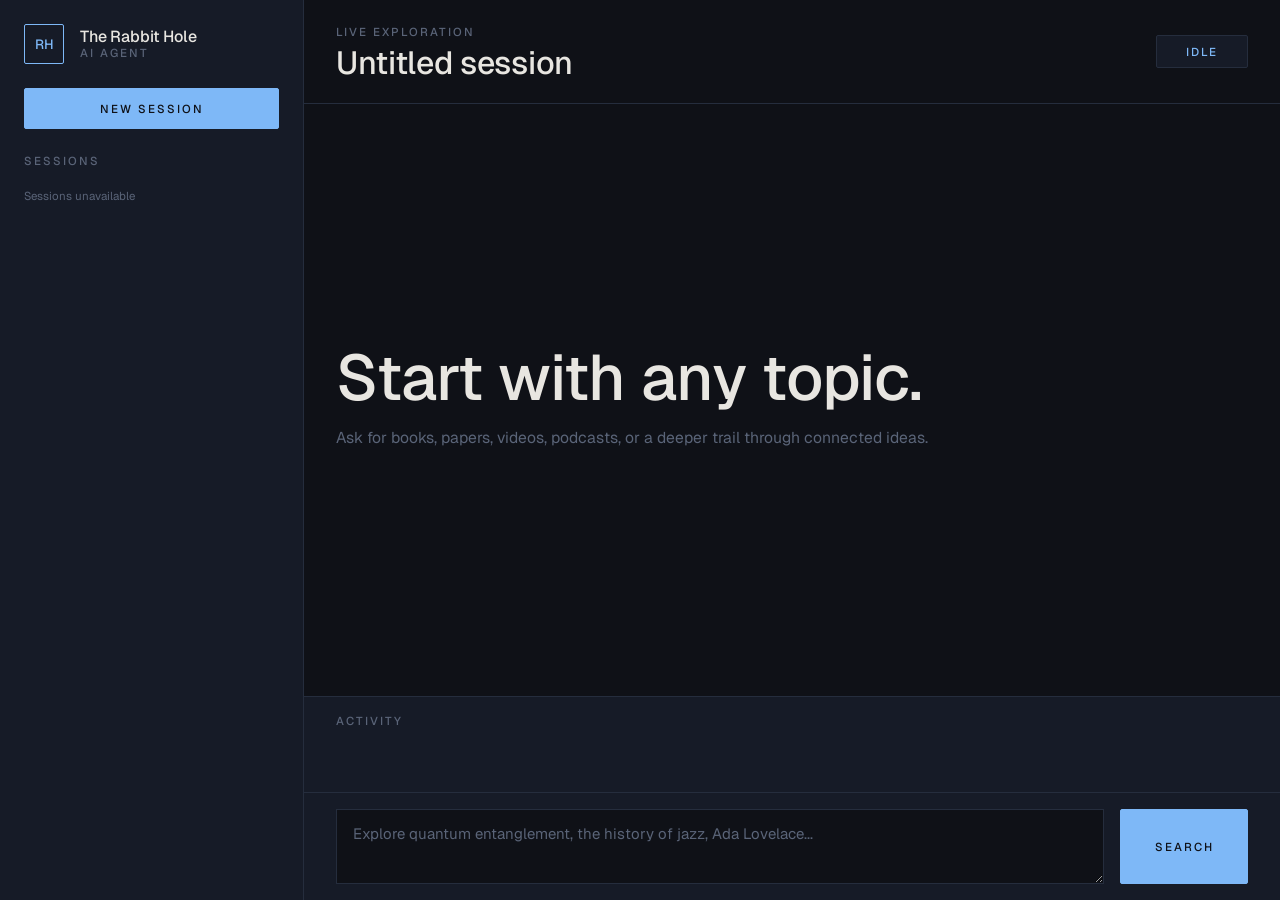
<file: frontend/index.html>
<!doctype html>
<html lang="en">
  <head>
    <meta charset="utf-8" />
    <meta name="viewport" content="width=device-width, initial-scale=1" />
    <title>The Rabbit Hole</title>
    <link rel="preconnect" href="https://fonts.googleapis.com" />
    <link rel="preconnect" href="https://fonts.gstatic.com" crossorigin />
    <link
      href="https://fonts.googleapis.com/css2?family=Geist:wght@400;500&family=Source+Serif+4:wght@400;500&display=swap"
      rel="stylesheet"
    />
    <link rel="stylesheet" href="./styles.css" />
  </head>
  <body>
    <main class="app-shell" id="appShell">
      <aside class="sidebar" aria-label="Sessions">
        <div class="brand">
          <div class="brand-mark">RH</div>
          <div>
            <h1>The Rabbit Hole</h1>
            <p>AI agent</p>
          </div>
        </div>

        <button class="new-session-button" id="newSessionButton" type="button">
          New session
        </button>

        <div class="sidebar-section">
          <div class="section-label">Sessions</div>
          <div class="session-list" id="sessionList"></div>
        </div>
      </aside>

      <section class="workspace" aria-label="Explorer">
        <header class="topbar">
          <div class="topbar-title">
            <div class="eyebrow">Live exploration</div>
            <h2 id="sessionTitle">Untitled session</h2>
          </div>
          <div class="topbar-actions">
            <div class="connection-pill" id="connectionStatus">Idle</div>
            <button
              class="mobile-icon-button"
              id="mobileNewSessionButton"
              type="button"
              aria-label="New session"
            >
              +
            </button>
            <button
              class="mobile-icon-button menu-button"
              id="sessionMenuButton"
              type="button"
              aria-label="Open sessions"
              aria-expanded="false"
            >
              <span></span>
              <span></span>
              <span></span>
            </button>
          </div>
        </header>

        <section class="response-panel" id="responsePanel">
          <div class="empty-state" id="emptyState">
            <h3>Start with any topic.</h3>
            <p>Ask for books, papers, videos, podcasts, or a deeper trail through connected ideas.</p>
          </div>

          <div class="chat-thread" id="chatThread"></div>
          <section class="sources" id="sources"></section>
        </section>

        <section class="activity-panel" aria-label="Tool activity">
          <div class="section-label">Activity</div>
          <div class="activity-list" id="activityList"></div>
        </section>

        <form class="composer" id="exploreForm">
          <textarea
            id="queryInput"
            rows="2"
            placeholder="Explore quantum entanglement, the history of jazz, Ada Lovelace..."
            autocomplete="off"
          ></textarea>
          <button id="submitButton" type="submit">Search</button>
        </form>
      </section>
      <button class="sidebar-backdrop" id="sidebarBackdrop" type="button" aria-label="Close sessions"></button>
    </main>

    <script src="./config.js"></script>
    <script src="./app.js"></script>
  </body>
</html>
</file>
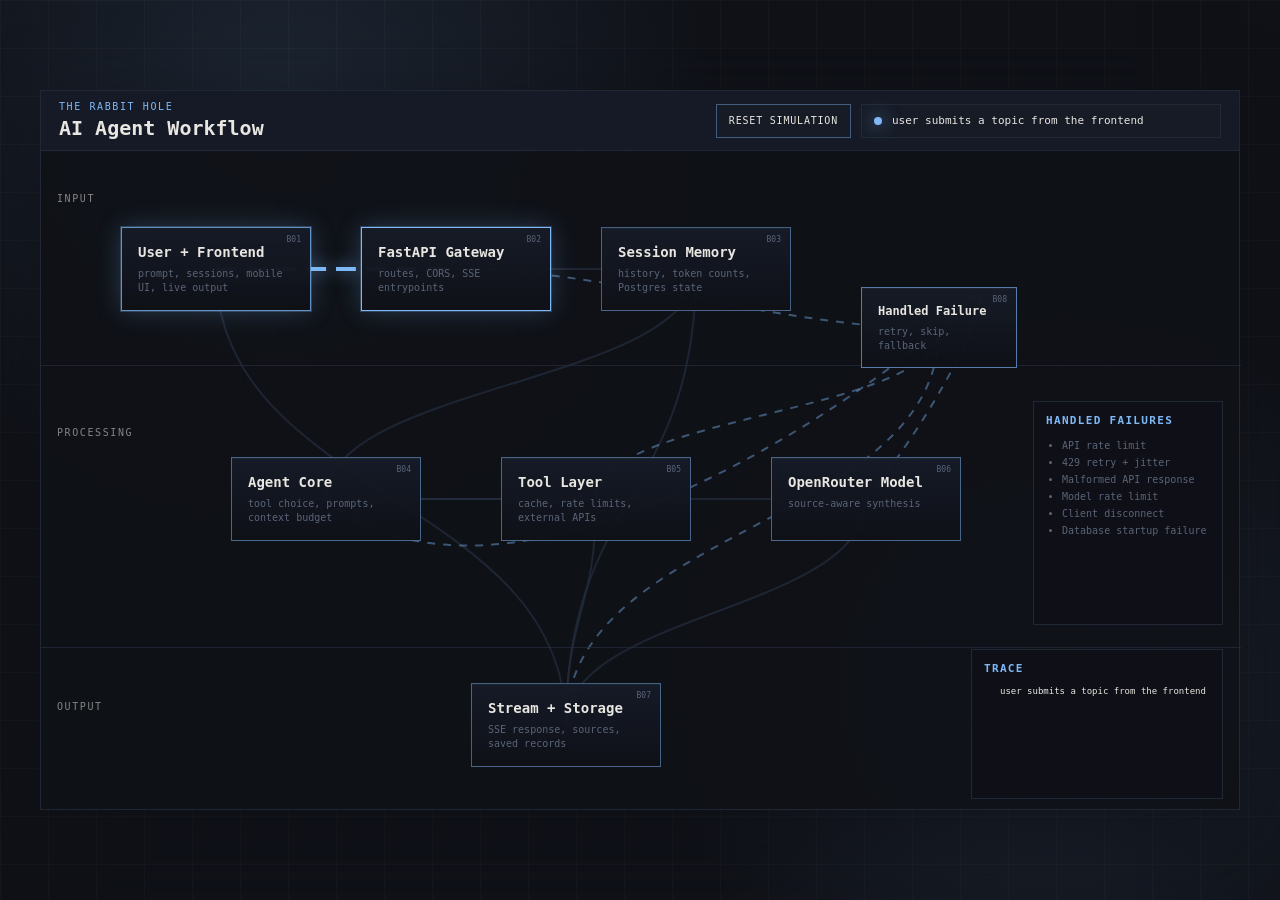
<file: docs/workflow.html>
<!DOCTYPE html>
<html lang="en">
  <head>
    <meta charset="UTF-8" />
    <meta name="viewport" content="width=device-width, initial-scale=1.0" />
    <title>The Rabbit Hole Workflow</title>
    <link rel="stylesheet" href="./workflow.css" />
  </head>
  <body>
    <main class="viewport">
      <section class="diagram-shell" id="diagramShell" aria-label="The Rabbit Hole technical workflow">
        <header class="diagram-header">
          <div>
            <p class="eyebrow">The Rabbit Hole</p>
            <h1>AI Agent Workflow</h1>
          </div>
          <div class="header-controls">
            <button class="reset-button" id="resetButton" type="button">Reset simulation</button>
            <div class="status-panel">
              <span class="status-dot"></span>
              <span id="statusText">initializing workflow trace</span>
            </div>
          </div>
        </header>

        <div class="board" id="board">
          <svg class="connections" id="connections" viewBox="0 0 1200 660" aria-hidden="true"></svg>
          <div class="lane-label lane-input">input</div>
          <div class="lane-label lane-core">processing</div>
          <div class="lane-label lane-output">output</div>
          <div id="nodes"></div>
          <aside class="error-rail">
            <h2>handled failures</h2>
            <ul>
              <li>API rate limit</li>
              <li>429 retry + jitter</li>
              <li>Malformed API response</li>
              <li>Model rate limit</li>
              <li>Client disconnect</li>
              <li>Database startup failure</li>
            </ul>
          </aside>
          <aside class="trace-panel">
            <h2>trace</h2>
            <ol id="traceList"></ol>
          </aside>
        </div>
      </section>
    </main>

    <script src="./workflow.js"></script>
  </body>
</html>
</file>
<file: frontend/styles.css>
:root {
  --bg: #0f1117;
  --surface: #161b27;
  --border: #252d3d;
  --text: #e8e6e1;
  --muted: #5a6478;
  --accent: #7eb8f7;
  --sidebar: var(--surface);
  --surface-soft: var(--surface);
  --border-strong: var(--border);
  --accent-ink: var(--bg);
  --muted-strong: var(--text);
  --danger: var(--accent);
  --selection: color-mix(in srgb, var(--accent) 20%, transparent);
  --radius: 4px;
  --radius-tight: 2px;
  --space-1: 8px;
  --space-2: 16px;
  --space-3: 24px;
  --space-4: 32px;
  --space-6: 48px;
  color-scheme: dark;
}

* {
  box-sizing: border-box;
}

html,
body {
  height: 100%;
  min-height: 100%;
  overflow: hidden;
}

body {
  margin: 0;
  background: var(--bg);
  color: var(--text);
  font-family: "Geist", sans-serif;
  font-size: 15px;
  font-weight: 400;
  letter-spacing: 0;
}

::selection {
  background: var(--selection);
  color: var(--text);
}

* {
  scrollbar-color: var(--border) var(--bg);
}

*::-webkit-scrollbar {
  width: 10px;
  height: 10px;
}

*::-webkit-scrollbar-track {
  background: var(--bg);
}

*::-webkit-scrollbar-thumb {
  background: var(--border);
}

button,
textarea {
  font: inherit;
}

button {
  cursor: pointer;
}

h1,
h2,
h3,
h4,
p {
  margin: 0;
}

h1,
h2,
h3,
h4 {
  font-weight: 500;
  letter-spacing: -0.01em;
}

strong {
  font-weight: 500;
}

.app-shell {
  display: grid;
  grid-template-columns: 304px minmax(0, 1fr);
  height: 100vh;
  height: 100dvh;
  overflow: hidden;
  background: var(--bg);
}

.sidebar {
  display: flex;
  flex-direction: column;
  gap: var(--space-3);
  min-height: 0;
  padding: var(--space-3);
  border-right: 1px solid var(--border);
  background: var(--sidebar);
}

.brand {
  display: flex;
  align-items: center;
  gap: var(--space-2);
}

.brand-mark {
  display: grid;
  place-items: center;
  width: 40px;
  height: 40px;
  border: 1px solid var(--accent);
  border-radius: var(--radius-tight);
  background: var(--surface);
  color: var(--accent);
  font-size: 0.84rem;
  font-weight: 500;
}

.brand h1,
.topbar h2,
.empty-state h3 {
  font-family: "Geist", sans-serif;
  font-weight: 500;
  letter-spacing: -0.01em;
}

.brand h1 {
  font-size: 1rem;
  line-height: 1.1;
}

.brand p,
.eyebrow,
.section-label,
.message-label,
.source-tag,
.activity-tag,
.new-session-button,
.composer button,
.connection-pill {
  font-size: 0.72rem;
  font-weight: 500;
  text-transform: uppercase;
  letter-spacing: 2px;
}

.brand p,
.eyebrow,
.section-label {
  color: var(--muted);
}

.new-session-button,
.composer button {
  border: 1px solid var(--accent);
  border-radius: var(--radius-tight);
  background: var(--accent);
  color: var(--accent-ink);
  transition:
    background 140ms ease,
    border-color 140ms ease,
    color 140ms ease;
}

.new-session-button {
  width: 100%;
  padding: 12px var(--space-2);
}

.new-session-button:hover,
.composer button:hover {
  background: var(--bg);
  color: var(--accent);
}

.new-session-button:disabled,
.composer button:disabled {
  cursor: not-allowed;
  opacity: 0.54;
}

.sidebar-section {
  display: flex;
  min-height: 0;
  flex: 1;
  flex-direction: column;
  gap: var(--space-2);
}

.session-list {
  display: flex;
  min-height: 0;
  flex: 1;
  flex-direction: column;
  gap: var(--space-1);
  overflow-y: auto;
  padding-right: 2px;
}

.session-item {
  display: grid;
  grid-template-columns: minmax(0, 1fr) 32px;
  align-items: center;
  gap: var(--space-1);
  width: 100%;
  border: 1px solid var(--border);
  border-radius: var(--radius);
  background: var(--surface);
  color: var(--muted-strong);
  padding: var(--space-1);
}

.session-item:hover,
.session-item.active {
  border-color: var(--accent);
  color: var(--text);
}

.session-open {
  min-width: 0;
  border: 0;
  background: none;
  color: inherit;
  padding: 0;
  text-align: left;
}

.session-delete {
  display: grid;
  place-items: center;
  width: 30px;
  height: 30px;
  border: 1px solid var(--border);
  border-radius: var(--radius-tight);
  background: var(--surface-soft);
  color: var(--danger);
  font-size: 1rem;
  line-height: 1;
}

.trash-icon {
  position: relative;
  width: 13px;
  height: 15px;
  border: 2px solid currentColor;
  border-top: 0;
  border-radius: 0 0 var(--radius-tight) var(--radius-tight);
}

.trash-icon::before {
  position: absolute;
  top: -5px;
  left: -3px;
  width: 15px;
  height: 2px;
  background: currentColor;
  content: "";
}

.trash-icon::after {
  position: absolute;
  top: -8px;
  left: 3px;
  width: 5px;
  height: 3px;
  border: 2px solid currentColor;
  border-bottom: 0;
  border-radius: var(--radius-tight) var(--radius-tight) 0 0;
  content: "";
}

.session-delete:hover {
  border-color: var(--danger);
}

.session-name {
  overflow: hidden;
  text-overflow: ellipsis;
  white-space: nowrap;
  font-size: 0.86rem;
  font-weight: 500;
}

.session-meta {
  margin-top: 4px;
  color: var(--muted);
  font-size: 0.72rem;
}

.workspace {
  display: grid;
  grid-template-rows: auto minmax(0, 1fr) auto auto;
  min-width: 0;
  min-height: 0;
  height: 100%;
  background: var(--bg);
}

.topbar {
  display: flex;
  align-items: center;
  justify-content: space-between;
  gap: var(--space-2);
  min-height: 88px;
  padding: var(--space-3) var(--space-4);
  border-bottom: 1px solid var(--border);
}

.topbar-title {
  min-width: 0;
}

.topbar h2 {
  margin-top: var(--space-1);
  font-size: clamp(1.4rem, 2.5vw, 2.35rem);
  line-height: 1;
}

.topbar-actions {
  display: flex;
  align-items: center;
  gap: var(--space-1);
}

.connection-pill {
  min-width: 92px;
  border: 1px solid var(--border);
  border-radius: var(--radius-tight);
  padding: var(--space-1) 12px;
  background: var(--surface);
  color: var(--accent);
  text-align: center;
}

.mobile-icon-button,
.sidebar-backdrop {
  display: none;
}

.mobile-icon-button {
  place-items: center;
  width: 38px;
  height: 38px;
  border: 1px solid var(--border);
  border-radius: var(--radius-tight);
  background: var(--surface);
  color: var(--accent);
  font-size: 1.25rem;
  line-height: 1;
}

.menu-button {
  gap: 4px;
}

.menu-button span {
  display: block;
  width: 15px;
  height: 1px;
  background: currentColor;
}

.connection-pill.busy {
  border-color: var(--accent);
}

.connection-pill.error {
  border-color: var(--danger);
  color: var(--danger);
}

.response-panel,
.activity-panel,
.composer {
  border: 0;
  border-radius: 0;
  background: var(--bg);
}

.response-panel {
  display: flex;
  flex-direction: column;
  gap: var(--space-3);
  min-height: 0;
  overflow-y: auto;
  padding: var(--space-4);
  scroll-behavior: smooth;
}

.empty-state {
  display: grid;
  min-height: 100%;
  align-content: center;
  gap: var(--space-2);
  color: var(--muted-strong);
}

.empty-state h3 {
  color: var(--text);
  font-size: clamp(2rem, 5vw, 4.5rem);
  line-height: 0.95;
}

.empty-state p {
  max-width: 680px;
  color: var(--muted);
  font-size: 0.98rem;
  line-height: 1.65;
}

.chat-thread {
  display: flex;
  flex-direction: column;
  gap: var(--space-4);
  width: min(960px, 100%);
  margin: 0 auto;
}

.chat-message {
  width: 100%;
}

.chat-message.user {
  display: flex;
  flex-direction: column;
  align-items: flex-end;
}

.chat-message.assistant {
  display: block;
  border-top: 1px solid var(--border);
  padding-top: var(--space-3);
}

.message-label {
  margin-bottom: var(--space-1);
  color: var(--muted);
}

.chat-message.user .message-label {
  color: var(--accent);
}

.message-body {
  color: var(--text);
  font-family: "Source Serif 4", serif;
  font-size: 0.98rem;
  font-weight: 400;
  letter-spacing: 0;
  line-height: 1.75;
}

.chat-message.user .message-body {
  max-width: min(760px, 88%);
  border: 1px solid var(--border);
  border-left: 3px solid var(--accent);
  border-radius: var(--radius-tight);
  background: var(--surface);
  color: var(--text);
  padding: 12px var(--space-2);
  line-height: 1.75;
}

.message-body:empty {
  display: none;
}

.message-body.thinking {
  display: inline-flex;
  align-items: center;
  min-height: 40px;
  border: 1px solid var(--border);
  border-radius: var(--radius-tight);
  background: var(--surface);
  padding: 10px 12px;
  color: var(--muted-strong);
}

.thinking-indicator {
  display: inline-flex;
  align-items: center;
  gap: var(--space-1);
  font-family: "Geist", sans-serif;
  font-size: 0.88rem;
  font-weight: 500;
}

.thinking-indicator::after {
  width: 8px;
  color: var(--accent);
  content: "_";
  animation: cursorBlink 1s steps(1) infinite;
}

.thinking-dots {
  display: inline-flex;
  align-items: center;
  gap: 4px;
}

.thinking-dots span {
  width: 5px;
  height: 5px;
  border-radius: var(--radius-tight);
  background: var(--accent);
  animation: thinkingPulse 1s ease-in-out infinite;
  opacity: 0.3;
}

.thinking-dots span:nth-child(2) {
  animation-delay: 140ms;
}

.thinking-dots span:nth-child(3) {
  animation-delay: 280ms;
}

@keyframes thinkingPulse {
  0%,
  80%,
  100% {
    opacity: 0.28;
  }

  40% {
    opacity: 1;
  }
}

@keyframes cursorBlink {
  0%,
  48% {
    opacity: 1;
  }

  49%,
  100% {
    opacity: 0;
  }
}

.message-body h3 {
  margin: var(--space-4) 0 var(--space-1);
  color: var(--accent);
  font-family: "Geist", sans-serif;
  font-size: 1rem;
  font-weight: 500;
  letter-spacing: -0.01em;
  text-transform: uppercase;
}

.message-body strong {
  font-weight: 500;
}

.message-body p {
  margin: 0 0 var(--space-2);
}

.message-body code,
.message-body pre {
  border: 1px solid var(--border-strong);
  background: var(--surface-soft);
}

.message-body code {
  padding: 1px 4px;
  border-radius: var(--radius-tight);
}

.message-body a,
.source-card a {
  color: var(--accent);
  text-decoration: none;
}

.message-body a:hover,
.source-card a:hover {
  text-decoration: underline;
}

.sources {
  display: grid;
  grid-template-columns: repeat(auto-fill, minmax(240px, 1fr));
  gap: var(--space-2);
  width: min(960px, 100%);
  margin: var(--space-4) auto 0;
}

.source-card {
  border: 1px solid var(--border);
  border-radius: var(--radius-tight);
  background: var(--surface);
  padding: var(--space-2);
}

.source-tag,
.activity-tag {
  display: inline-flex;
  align-items: center;
  min-height: 22px;
  border: 1px solid var(--border);
  border-radius: var(--radius-tight);
  padding: 2px 6px;
  background: var(--surface-soft);
  color: var(--accent);
}

.source-card h4 {
  margin: var(--space-1) 0;
  font-size: 0.9rem;
  font-weight: 500;
  letter-spacing: -0.01em;
  line-height: 1.45;
}

.source-card p {
  color: var(--muted-strong);
  font-size: 0.8rem;
  line-height: 1.65;
}

.activity-panel {
  min-height: 96px;
  max-height: 128px;
  overflow-y: auto;
  padding: var(--space-2) var(--space-4);
  border-top: 1px solid var(--border);
  background: var(--surface);
}

.activity-list {
  display: flex;
  flex-wrap: wrap;
  gap: var(--space-1);
  margin-top: var(--space-1);
}

.activity-item {
  display: flex;
  align-items: center;
  gap: var(--space-1);
  border: 1px solid var(--border);
  border-radius: var(--radius-tight);
  background: var(--surface-soft);
  padding: 6px var(--space-1);
  color: var(--muted-strong);
  font-size: 0.78rem;
}

.activity-item.failed,
.activity-item.rate_limited {
  border-color: var(--danger);
}

.composer {
  display: grid;
  grid-template-columns: minmax(0, 1fr) 128px;
  gap: var(--space-2);
  padding: var(--space-2) var(--space-4);
  border-top: 1px solid var(--border);
  background: var(--surface);
}

.composer textarea {
  width: 100%;
  min-height: 56px;
  max-height: 144px;
  resize: vertical;
  border: 1px solid var(--border-strong);
  border-radius: 0;
  outline: none;
  background: var(--bg);
  color: var(--text);
  padding: 12px var(--space-2);
  font-family: "Geist", sans-serif;
  line-height: 1.65;
}

.composer textarea:focus {
  border-color: var(--accent);
}

.composer textarea::placeholder {
  color: var(--muted);
}

.composer button {
  min-height: 56px;
}

@media (max-width: 900px) {
  .app-shell {
    grid-template-rows: auto minmax(0, 1fr);
    grid-template-columns: 1fr;
  }

  .sidebar {
    display: grid;
    grid-template-columns: minmax(0, 1fr) auto;
    grid-template-areas:
      "brand action"
      "sessions sessions";
    gap: var(--space-2);
    min-height: 0;
    max-height: 180px;
    padding: var(--space-2) var(--space-3);
    border-right: 0;
    border-bottom: 1px solid var(--border);
  }

  .brand {
    grid-area: brand;
    min-width: 0;
  }

  .brand h1 {
    overflow: hidden;
    text-overflow: ellipsis;
    white-space: nowrap;
  }

  .new-session-button {
    grid-area: action;
    width: auto;
    min-width: 132px;
    padding: 10px 12px;
  }

  .sidebar-section {
    grid-area: sessions;
    min-width: 0;
    gap: var(--space-1);
  }

  .session-list {
    flex-direction: row;
    max-height: none;
    overflow-x: auto;
    overflow-y: hidden;
    padding: 0 0 2px;
  }

  .session-item {
    min-width: 220px;
    max-width: 260px;
  }

  .topbar,
  .response-panel,
  .activity-panel,
  .composer {
    padding-left: var(--space-3);
    padding-right: var(--space-3);
  }
}

@media (max-width: 620px) {
  body {
    font-size: 14px;
  }

  .app-shell {
    position: relative;
    grid-template-rows: minmax(0, 1fr);
  }

  .sidebar {
    position: fixed;
    top: 0;
    right: 0;
    z-index: 20;
    width: min(86vw, 320px);
    height: 100vh;
    height: 100dvh;
    max-height: none;
    grid-template-rows: auto minmax(0, 1fr);
    grid-template-columns: minmax(0, 1fr);
    grid-template-areas:
      "brand"
      "sessions";
    padding: 12px var(--space-2);
    border-bottom: 0;
    border-left: 1px solid var(--border);
    transform: translateX(100%);
    transition: transform 180ms ease;
  }

  .sessions-open .sidebar {
    transform: translateX(0);
  }

  .sidebar-backdrop {
    position: fixed;
    inset: 0;
    z-index: 10;
    border: 0;
    background: color-mix(in srgb, var(--bg) 72%, transparent);
  }

  .sessions-open .sidebar-backdrop {
    display: block;
  }

  .brand-mark {
    width: 34px;
    height: 34px;
  }

  .brand h1 {
    font-size: 0.95rem;
  }

  .brand p {
    display: none;
  }

  .new-session-button {
    display: none;
  }

  .section-label {
    font-size: 0.64rem;
  }

  .session-list {
    flex-direction: column;
    overflow-x: hidden;
    overflow-y: auto;
    padding: 0 2px 0 0;
  }

  .session-item {
    min-width: 0;
    max-width: none;
  }

  .session-name {
    font-size: 0.8rem;
  }

  .session-meta {
    font-size: 0.68rem;
  }

  .workspace {
    min-height: 0;
  }

  .topbar {
    align-items: center;
    flex-direction: row;
    gap: var(--space-1);
    min-height: auto;
    padding-top: var(--space-2);
    padding-bottom: var(--space-2);
  }

  .topbar h2 {
    max-width: 100%;
    overflow-wrap: anywhere;
    font-size: clamp(1.15rem, 7vw, 1.7rem);
    line-height: 1.05;
  }

  .topbar-title {
    flex: 1;
  }

  .topbar-actions {
    flex: 0 0 auto;
  }

  .connection-pill {
    min-width: 0;
    padding: 6px var(--space-1);
    font-size: 0.64rem;
  }

  .mobile-icon-button {
    display: grid;
  }

  .response-panel {
    gap: var(--space-2);
    padding-top: var(--space-2);
    padding-bottom: var(--space-2);
  }

  .empty-state {
    align-content: start;
    padding-top: var(--space-4);
  }

  .empty-state h3 {
    font-size: clamp(2rem, 12vw, 3.1rem);
  }

  .empty-state p {
    font-size: 0.92rem;
  }

  .chat-thread {
    gap: var(--space-3);
  }

  .chat-message.assistant {
    padding-top: var(--space-2);
  }

  .chat-message.user {
    align-items: stretch;
  }

  .chat-message.user .message-body {
    max-width: 100%;
  }

  .message-body {
    font-size: 0.96rem;
  }

  .sources {
    grid-template-columns: 1fr;
    gap: var(--space-1);
    margin-top: var(--space-2);
  }

  .source-card {
    padding: 12px;
  }

  .activity-panel {
    display: none;
  }

  .composer {
    grid-template-columns: 1fr;
    gap: var(--space-1);
    padding-top: var(--space-1);
    padding-bottom: var(--space-1);
  }

  .composer textarea {
    min-height: 48px;
    max-height: 104px;
    font-size: 16px;
    line-height: 1.5;
  }

  .composer button {
    width: 100%;
    min-height: 44px;
  }
}

@media (max-width: 420px) {
  .sidebar {
    width: min(90vw, 300px);
  }

  .brand-mark {
    display: none;
  }

  .session-item {
    min-width: 168px;
  }

  .topbar,
  .response-panel,
  .activity-panel,
  .composer {
    padding-left: 12px;
    padding-right: 12px;
  }

  .brand p,
  .eyebrow,
  .section-label,
  .message-label,
  .source-tag,
  .activity-tag,
  .new-session-button,
  .composer button,
  .connection-pill {
    letter-spacing: 1px;
  }
}
</file>
<file: docs/workflow.css>
:root {
  color-scheme: dark;
  --bg: #0f1117;
  --surface: #161b27;
  --border: #252d3d;
  --text: #e8e6e1;
  --muted: #5a6478;
  --accent: #7eb8f7;
  --panel: var(--surface);
  --panel-strong: var(--surface);
  --line: var(--border);
  --cyan: var(--accent);
  --blue: var(--accent);
  --green: var(--accent);
  --amber: var(--accent);
  --red: var(--accent);
  --selection: color-mix(in srgb, var(--accent) 20%, transparent);
}

* {
  box-sizing: border-box;
}

html,
body {
  width: 100%;
  height: 100%;
  margin: 0;
  overflow: hidden;
  background:
    linear-gradient(90deg, color-mix(in srgb, var(--text) 3%, transparent) 1px, transparent 1px),
    linear-gradient(color-mix(in srgb, var(--text) 3%, transparent) 1px, transparent 1px),
    radial-gradient(circle at 22% 12%, color-mix(in srgb, var(--accent) 12%, transparent), transparent 34%),
    radial-gradient(circle at 82% 76%, color-mix(in srgb, var(--accent) 11%, transparent), transparent 31%),
    var(--bg);
  background-size: 48px 48px, 48px 48px, auto, auto, auto;
  color: var(--text);
  font-family: "SF Mono", "Cascadia Code", "JetBrains Mono", Menlo, Consolas, monospace;
}

::selection {
  background: var(--selection);
  color: var(--text);
}

* {
  scrollbar-color: var(--border) var(--bg);
}

*::-webkit-scrollbar {
  width: 10px;
  height: 10px;
}

*::-webkit-scrollbar-track {
  background: var(--bg);
}

*::-webkit-scrollbar-thumb {
  background: var(--border);
}

.viewport {
  position: relative;
  width: 100vw;
  height: 100vh;
  overflow: hidden;
}

.diagram-shell {
  position: absolute;
  top: 50%;
  left: 50%;
  width: 1200px;
  height: 720px;
  transform-origin: center center;
  border: 1px solid color-mix(in srgb, var(--border) 80%, transparent);
  background: color-mix(in srgb, var(--bg) 90%, transparent);
  box-shadow: 0 20px 70px color-mix(in srgb, var(--bg) 70%, transparent);
}

.diagram-header {
  height: 60px;
  display: flex;
  align-items: center;
  justify-content: space-between;
  padding: 10px 18px;
  border-bottom: 1px solid color-mix(in srgb, var(--border) 70%, transparent);
  background: color-mix(in srgb, var(--surface) 96%, transparent);
}

.header-controls {
  display: flex;
  align-items: center;
  gap: 10px;
}

.eyebrow {
  margin: 0 0 4px;
  color: var(--cyan);
  font-size: 10px;
  text-transform: uppercase;
  letter-spacing: 0.16em;
}

h1 {
  margin: 0;
  font-size: 20px;
  font-weight: 650;
}

.status-panel {
  min-width: 360px;
  height: 34px;
  display: flex;
  align-items: center;
  gap: 10px;
  padding: 0 12px;
  border: 1px solid color-mix(in srgb, var(--border) 80%, transparent);
  background: color-mix(in srgb, var(--surface) 78%, transparent);
  color: var(--text);
  font-size: 11px;
}

.reset-button {
  height: 34px;
  padding: 0 12px;
  border: 1px solid color-mix(in srgb, var(--accent) 42%, transparent);
  background: color-mix(in srgb, var(--surface) 82%, transparent);
  color: var(--text);
  font: inherit;
  font-size: 10px;
  text-transform: uppercase;
  letter-spacing: 0.08em;
  cursor: pointer;
}

.reset-button:hover {
  border-color: var(--cyan);
  box-shadow: 0 0 16px color-mix(in srgb, var(--accent) 18%, transparent);
}

.status-dot {
  width: 8px;
  height: 8px;
  border-radius: 999px;
  background: var(--green);
  box-shadow: 0 0 18px var(--green);
}

.board {
  position: relative;
  width: 1200px;
  height: 660px;
  overflow: hidden;
}

.connections {
  position: absolute;
  inset: 0;
  width: 1200px;
  height: 660px;
}

.edge {
  fill: none;
  stroke: var(--line);
  stroke-width: 2;
  opacity: 0.72;
}

.edge.error-edge {
  stroke: color-mix(in srgb, var(--accent) 58%, transparent);
  stroke-dasharray: 8 8;
}

.edge.active {
  stroke: var(--cyan);
  stroke-width: 4;
  opacity: 1;
  filter: drop-shadow(0 0 8px color-mix(in srgb, var(--accent) 72%, transparent));
  stroke-dasharray: 20 10;
  animation: flow 0.7s linear infinite;
}

.edge.error-active {
  stroke: var(--red);
  filter: drop-shadow(0 0 8px color-mix(in srgb, var(--accent) 72%, transparent));
}

@keyframes flow {
  to {
    stroke-dashoffset: -30;
  }
}

.node {
  position: absolute;
  width: 190px;
  min-height: 84px;
  padding: 16px 16px 14px;
  border: 1px solid color-mix(in srgb, var(--border) 90%, transparent);
  background: linear-gradient(180deg, color-mix(in srgb, var(--surface) 97%, transparent), color-mix(in srgb, var(--bg) 98%, transparent));
  color: var(--text);
  box-shadow: inset 0 1px color-mix(in srgb, var(--text) 4%, transparent);
}

.node::before {
  content: attr(data-code);
  position: absolute;
  top: 7px;
  right: 9px;
  color: var(--muted);
  font-size: 8px;
}

.node strong {
  display: block;
  margin-bottom: 7px;
  color: var(--text);
  font-size: 14px;
  font-weight: 700;
}

.node span {
  display: block;
  color: var(--muted);
  font-size: 10px;
  line-height: 1.42;
}

.node.core {
  border-color: color-mix(in srgb, var(--accent) 50%, transparent);
}

.node.data {
  border-color: color-mix(in srgb, var(--accent) 48%, transparent);
}

.node.external {
  border-color: color-mix(in srgb, var(--accent) 50%, transparent);
}

.node.error {
  width: 156px;
  min-height: 64px;
  border-color: color-mix(in srgb, var(--accent) 64%, transparent);
  background: linear-gradient(180deg, color-mix(in srgb, var(--surface) 96%, transparent), color-mix(in srgb, var(--bg) 98%, transparent));
}

.node.error strong {
  color: var(--text);
  font-size: 12px;
}

.node.error span {
  color: var(--muted);
}

.node.active {
  color: var(--text);
  border-color: var(--cyan);
  box-shadow: 0 0 0 1px color-mix(in srgb, var(--accent) 24%, transparent), 0 0 24px color-mix(in srgb, var(--accent) 24%, transparent);
}

.node.done {
  border-color: color-mix(in srgb, var(--accent) 76%, transparent);
}

.node.error.active {
  border-color: var(--red);
  box-shadow: 0 0 0 1px color-mix(in srgb, var(--accent) 26%, transparent), 0 0 24px color-mix(in srgb, var(--accent) 24%, transparent);
}

.lane-label {
  position: absolute;
  left: 16px;
  z-index: 2;
  color: color-mix(in srgb, var(--text) 54%, transparent);
  font-size: 10px;
  text-transform: uppercase;
  letter-spacing: 0.16em;
}

.lane-input {
  top: 42px;
}

.lane-core {
  top: 276px;
}

.lane-output {
  top: 550px;
}

.board::before,
.board::after {
  content: "";
  position: absolute;
  left: 0;
  right: 0;
  height: 1px;
  background: color-mix(in srgb, var(--border) 70%, transparent);
  z-index: 0;
}

.board::before {
  top: 214px;
}

.board::after {
  top: 496px;
}

.error-rail,
.trace-panel {
  position: absolute;
  border: 1px solid color-mix(in srgb, var(--border) 80%, transparent);
  background: color-mix(in srgb, var(--bg) 88%, transparent);
}

.error-rail {
  right: 18px;
  top: 250px;
  width: 190px;
  height: 224px;
  padding: 12px;
}

.trace-panel {
  right: 18px;
  bottom: 12px;
  width: 252px;
  height: 150px;
  padding: 12px;
  overflow: hidden;
}

.error-rail h2,
.trace-panel h2 {
  margin: 0 0 10px;
  color: var(--cyan);
  font-size: 11px;
  font-weight: 650;
  text-transform: uppercase;
  letter-spacing: 0.12em;
}

.error-rail ul {
  margin: 0;
  padding-left: 16px;
  color: var(--muted);
  font-size: 10px;
  line-height: 1.7;
}

.trace-panel ol {
  margin: 0;
  padding-left: 16px;
  color: var(--muted);
  font-size: 9px;
  line-height: 1.35;
  max-height: 102px;
  overflow: hidden;
}

.trace-panel li {
  margin: 0 0 3px;
  overflow: hidden;
  text-overflow: ellipsis;
  white-space: nowrap;
}

.trace-panel li.active {
  color: var(--text);
}
</file>
